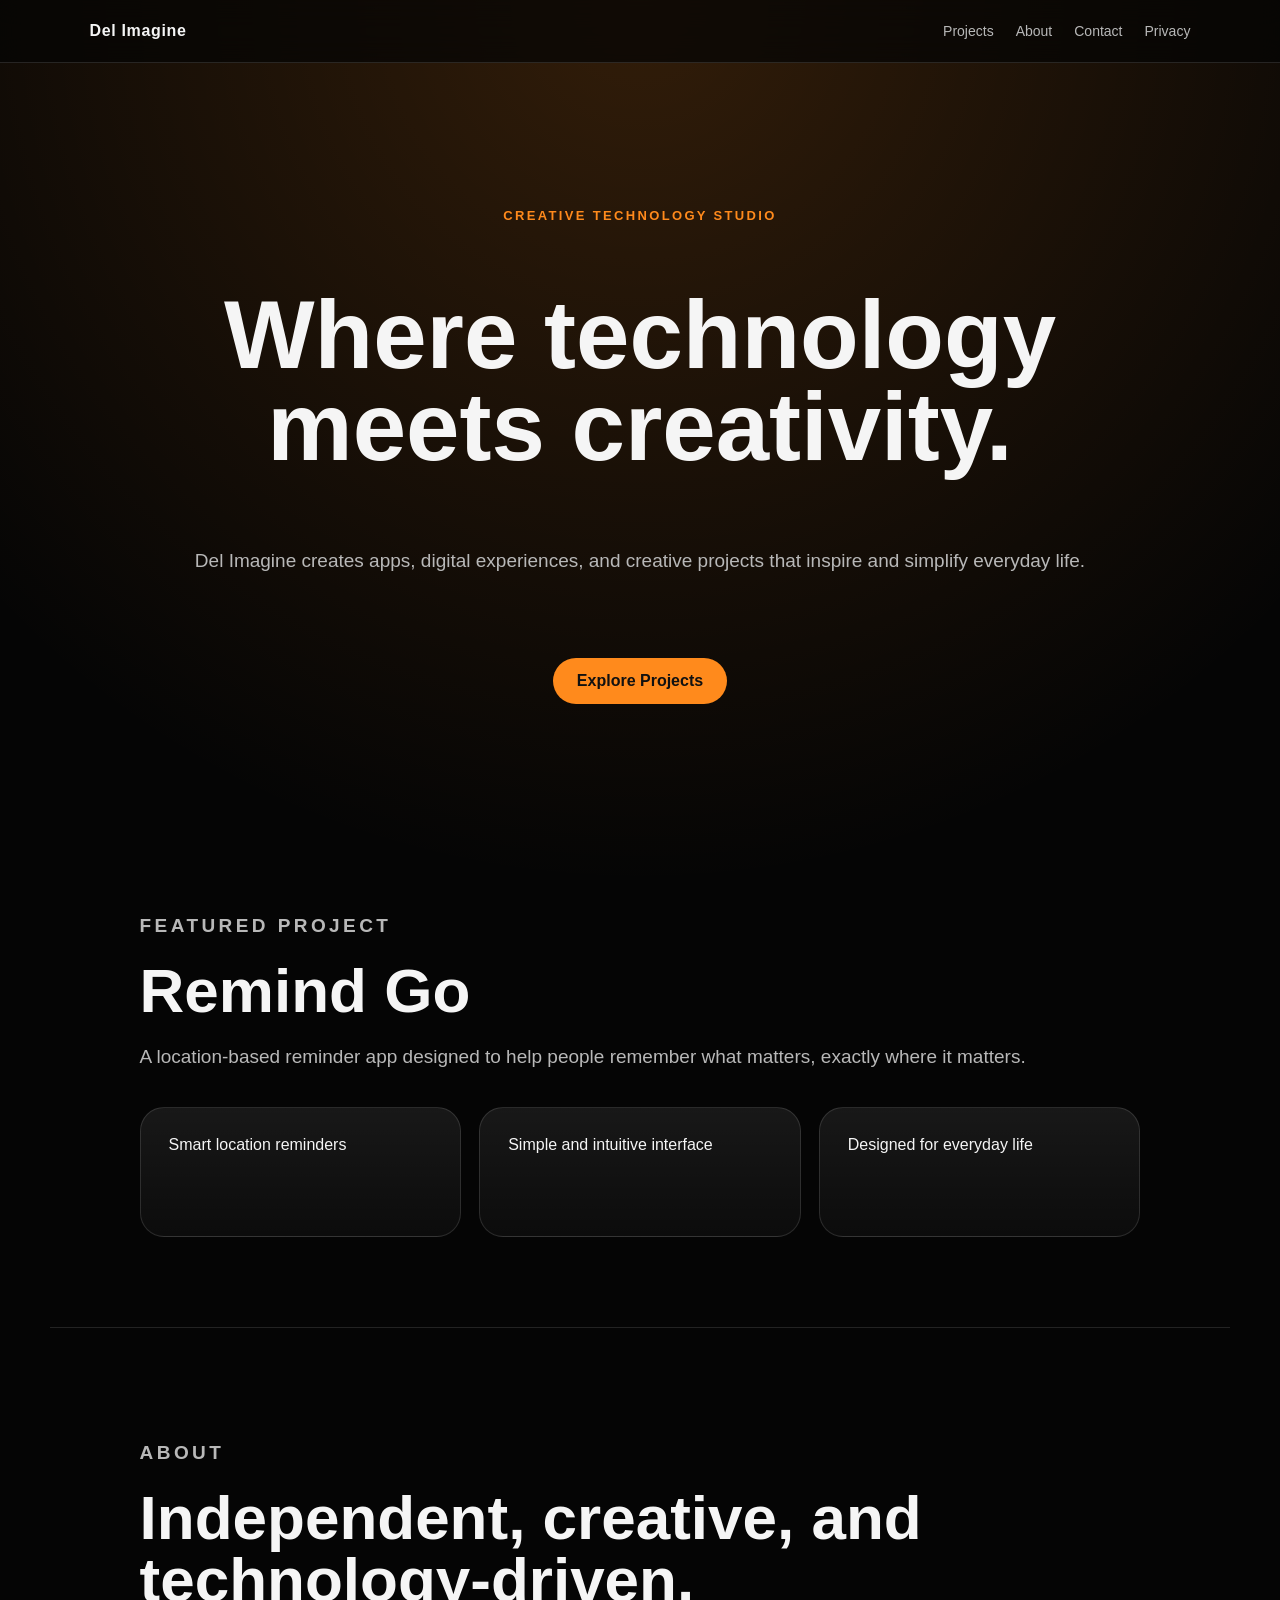
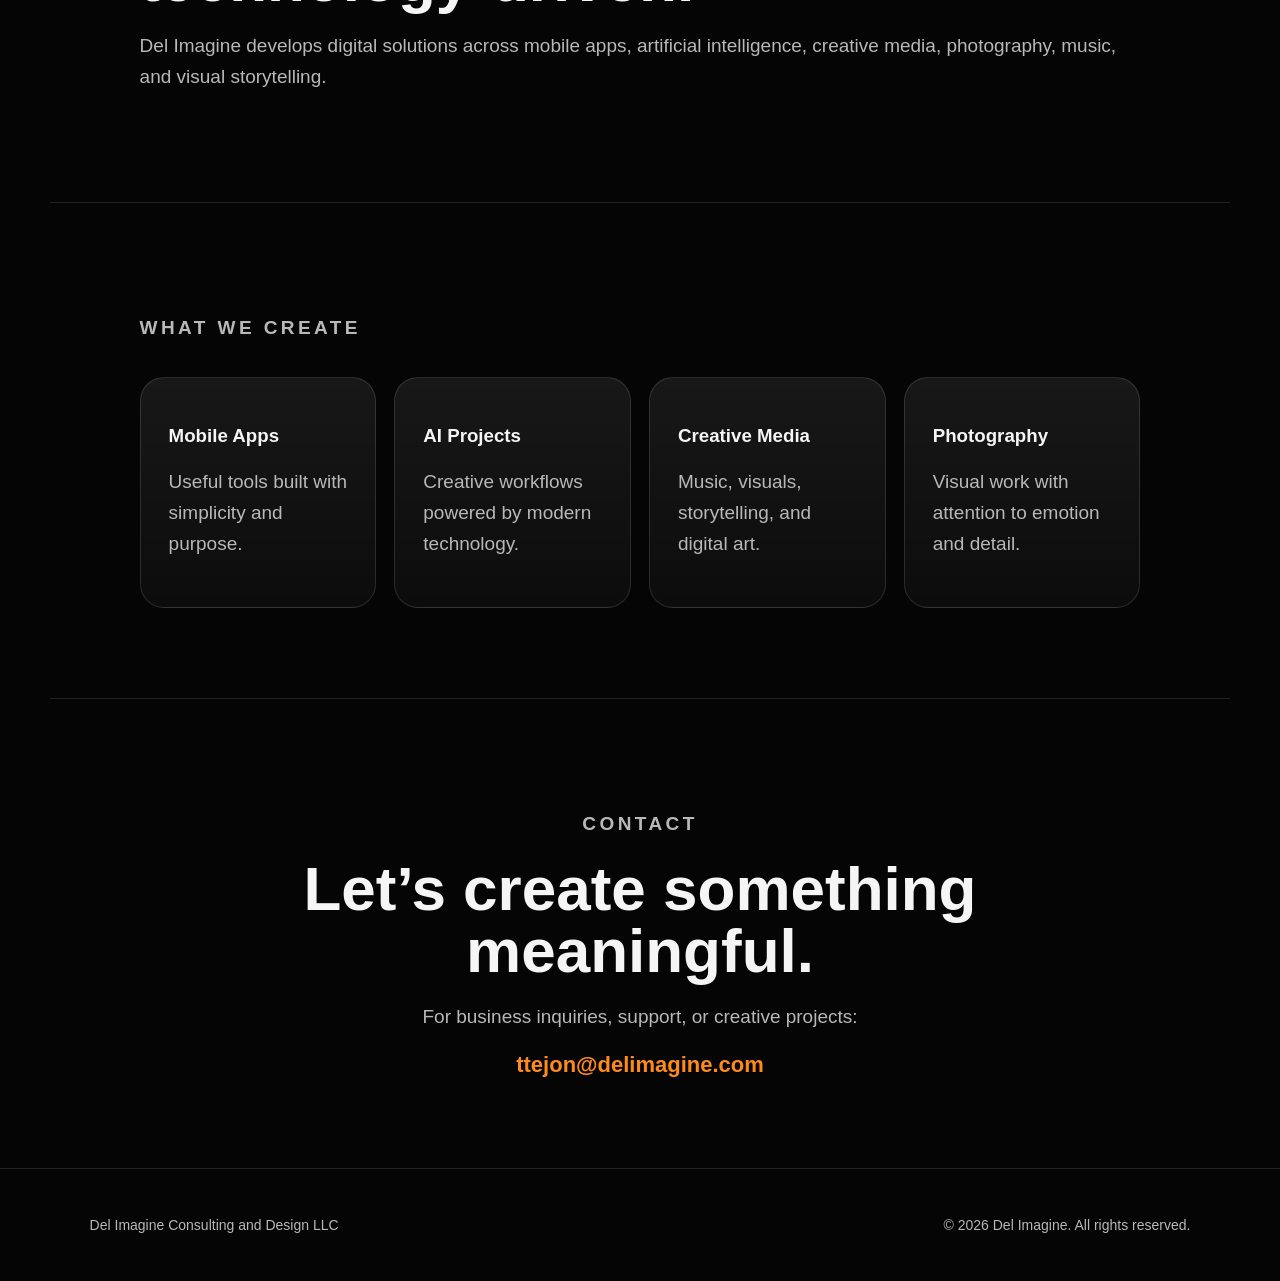
<file: index.html>
<!DOCTYPE html>
<html lang="en">
<head>
  <meta charset="UTF-8" />
  <meta name="viewport" content="width=device-width, initial-scale=1.0" />
  <title>Del Imagine</title>
  <meta name="description" content="Del Imagine is an independent creative technology studio creating apps, digital experiences and creative projects." />
  <link rel="stylesheet" href="style.css" />
</head>
<body>
  <header class="nav">
    <div class="brand">Del Imagine</div>
    <nav>
      <a href="#projects">Projects</a>
      <a href="#about">About</a>
      <a href="#contact">Contact</a>
      <a href="privacy.html">Privacy</a>
    </nav>
  </header>

  <main>
    <section class="hero">
      <div class="glow"></div>
      <p class="eyebrow">Creative Technology Studio</p>
      <h1>Where technology meets creativity.</h1>
      <p class="subtitle">
        Del Imagine creates apps, digital experiences, and creative projects that inspire and simplify everyday life.
      </p>
      <a class="button" href="#projects">Explore Projects</a>
    </section>

    <section id="projects" class="section">
      <p class="eyebrow">Featured Project</p>
      <h2>Remind Go</h2>
      <p>
        A location-based reminder app designed to help people remember what matters, exactly where it matters.
      </p>
      <div class="cards">
        <div class="card">Smart location reminders</div>
        <div class="card">Simple and intuitive interface</div>
        <div class="card">Designed for everyday life</div>
      </div>
    </section>

    <section id="about" class="section alt">
      <p class="eyebrow">About</p>
      <h2>Independent, creative, and technology-driven.</h2>
      <p>
        Del Imagine develops digital solutions across mobile apps, artificial intelligence, creative media, photography, music, and visual storytelling.
      </p>
    </section>

    <section class="section">
      <p class="eyebrow">What We Create</p>
      <div class="grid">
        <div><h3>Mobile Apps</h3><p>Useful tools built with simplicity and purpose.</p></div>
        <div><h3>AI Projects</h3><p>Creative workflows powered by modern technology.</p></div>
        <div><h3>Creative Media</h3><p>Music, visuals, storytelling, and digital art.</p></div>
        <div><h3>Photography</h3><p>Visual work with attention to emotion and detail.</p></div>
      </div>
    </section>

    <section id="contact" class="section contact">
      <p class="eyebrow">Contact</p>
      <h2>Let’s create something meaningful.</h2>
      <p>For business inquiries, support, or creative projects:</p>
      <a class="email" href="mailto:ttejon@delimagine.com">ttejon@delimagine.com</a>
    </section>
  </main>

  <footer>
    <p>Del Imagine Consulting and Design LLC</p>
    <p>© 2026 Del Imagine. All rights reserved.</p>
  </footer>
</body>
</html>
</file>
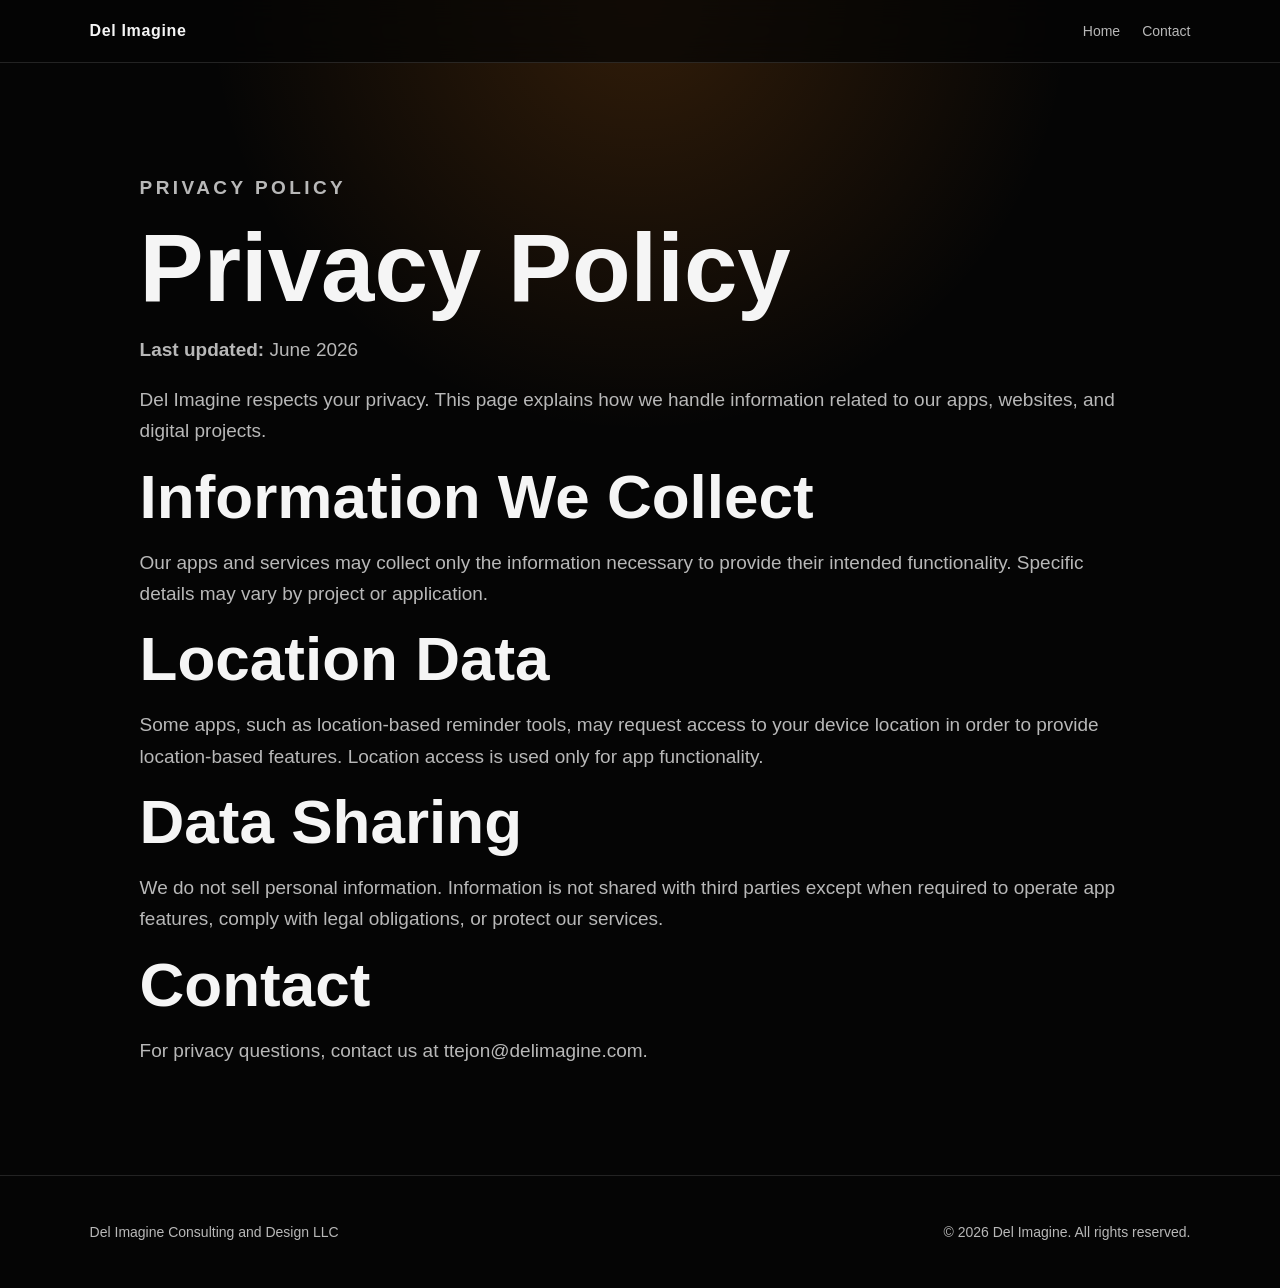
<file: privacy.html>
<!DOCTYPE html>
<html lang="en">
<head>
  <meta charset="UTF-8" />
  <meta name="viewport" content="width=device-width, initial-scale=1.0" />
  <title>Privacy Policy | Del Imagine</title>
  <link rel="stylesheet" href="style.css" />
</head>
<body>
  <header class="nav">
    <div class="brand">Del Imagine</div>
    <nav>
      <a href="index.html">Home</a>
      <a href="mailto:ttejon@delimagine.com">Contact</a>
    </nav>
  </header>

  <main class="page">
    <section class="section">
      <p class="eyebrow">Privacy Policy</p>
      <h1>Privacy Policy</h1>
      <p><strong>Last updated:</strong> June 2026</p>

      <p>
        Del Imagine respects your privacy. This page explains how we handle information related to our apps, websites, and digital projects.
      </p>

      <h2>Information We Collect</h2>
      <p>
        Our apps and services may collect only the information necessary to provide their intended functionality. Specific details may vary by project or application.
      </p>

      <h2>Location Data</h2>
      <p>
        Some apps, such as location-based reminder tools, may request access to your device location in order to provide location-based features. Location access is used only for app functionality.
      </p>

      <h2>Data Sharing</h2>
      <p>
        We do not sell personal information. Information is not shared with third parties except when required to operate app features, comply with legal obligations, or protect our services.
      </p>

      <h2>Contact</h2>
      <p>
        For privacy questions, contact us at <a href="mailto:ttejon@delimagine.com">ttejon@delimagine.com</a>.
      </p>
    </section>
  </main>

  <footer>
    <p>Del Imagine Consulting and Design LLC</p>
    <p>© 2026 Del Imagine. All rights reserved.</p>
  </footer>
</body>
</html>
</file>
<file: style.css>
:root {
  --bg: #050505;
  --panel: #101010;
  --text: #f5f5f5;
  --muted: #b8b8b8;
  --orange: #ff8a1c;
  --line: rgba(255,255,255,.12);
}

* { box-sizing: border-box; }

html { scroll-behavior: smooth; }

body {
  margin: 0;
  font-family: -apple-system, BlinkMacSystemFont, "Segoe UI", Inter, Arial, sans-serif;
  background: radial-gradient(circle at 50% 0%, rgba(255,138,28,.18), transparent 30%), var(--bg);
  color: var(--text);
}

a { color: inherit; text-decoration: none; }

.nav {
  position: sticky;
  top: 0;
  z-index: 10;
  display: flex;
  justify-content: space-between;
  align-items: center;
  padding: 22px 7%;
  backdrop-filter: blur(14px);
  background: rgba(5,5,5,.72);
  border-bottom: 1px solid var(--line);
}

.brand {
  font-weight: 800;
  letter-spacing: .04em;
}

.nav nav {
  display: flex;
  gap: 22px;
  color: var(--muted);
  font-size: 14px;
}

.nav nav a:hover { color: var(--orange); }

.hero {
  min-height: 82vh;
  display: grid;
  place-items: center;
  text-align: center;
  padding: 80px 7%;
  position: relative;
  overflow: hidden;
}

.hero > * { max-width: 900px; }

.eyebrow {
  color: var(--orange);
  text-transform: uppercase;
  letter-spacing: .18em;
  font-size: 13px;
  font-weight: 700;
}

h1 {
  font-size: clamp(48px, 8vw, 96px);
  line-height: .96;
  margin: 18px 0;
}

h2 {
  font-size: clamp(34px, 5vw, 62px);
  line-height: 1;
  margin: 14px 0;
}

h3 { margin-bottom: 8px; }

.subtitle, .section p {
  color: var(--muted);
  font-size: 19px;
  line-height: 1.65;
}

.button {
  display: inline-block;
  margin-top: 28px;
  padding: 14px 24px;
  border-radius: 999px;
  background: var(--orange);
  color: #111;
  font-weight: 800;
}

.section {
  padding: 90px 7%;
  max-width: 1180px;
  margin: auto;
}

.alt {
  border-top: 1px solid var(--line);
  border-bottom: 1px solid var(--line);
}

.cards, .grid {
  display: grid;
  grid-template-columns: repeat(3, 1fr);
  gap: 18px;
  margin-top: 34px;
}

.grid { grid-template-columns: repeat(4, 1fr); }

.card, .grid > div {
  background: linear-gradient(180deg, rgba(255,255,255,.08), rgba(255,255,255,.03));
  border: 1px solid var(--line);
  border-radius: 24px;
  padding: 28px;
  min-height: 130px;
}

.contact {
  text-align: center;
  border-top: 1px solid var(--line);
}

.email {
  color: var(--orange);
  font-size: 22px;
  font-weight: 800;
}

.page { min-height: 70vh; }

footer {
  padding: 34px 7%;
  color: var(--muted);
  border-top: 1px solid var(--line);
  display: flex;
  justify-content: space-between;
  gap: 20px;
  font-size: 14px;
}

@media (max-width: 760px) {
  .nav {
    align-items: flex-start;
    gap: 14px;
    flex-direction: column;
  }

  .nav nav {
    flex-wrap: wrap;
    gap: 14px;
  }

  .cards, .grid {
    grid-template-columns: 1fr;
  }

  footer {
    flex-direction: column;
  }
}
</file>
